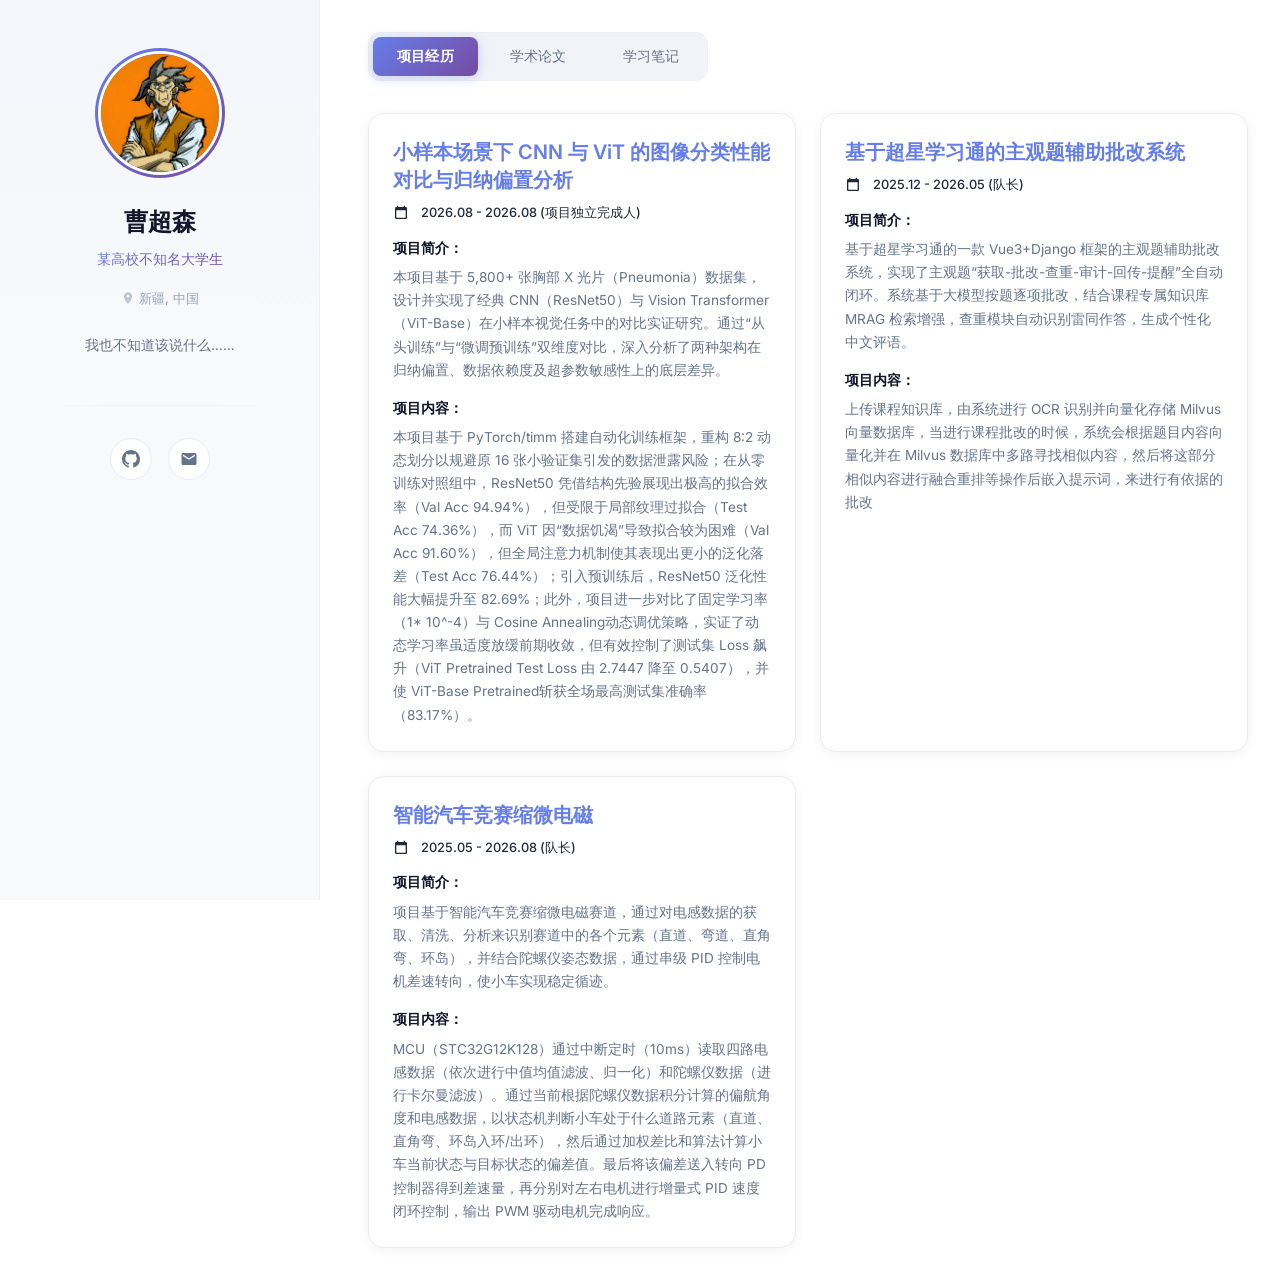
<file: index.html>
<!DOCTYPE html>
<html lang="zh-CN">

<head>
  <meta charset="UTF-8" />
  <meta name="viewport" content="width=device-width, initial-scale=1.0" />
  <title>CCS — 个人主页</title>
  <meta name="description" content="曹超森的个人学术主页，展示项目经历、学术论文和学习笔记。" />
  <link rel="preconnect" href="https://fonts.googleapis.com" />
  <link rel="preconnect" href="https://fonts.gstatic.com" crossorigin />
  <link href="https://fonts.googleapis.com/css2?family=Inter:wght@400;500;600;700&display=swap" rel="stylesheet" />
  <link rel="stylesheet" href="style.css?v=2" />
</head>

<body>

  <!-- Mobile menu toggle -->
  <button class="mobile-toggle" id="mobileToggle" aria-label="打开菜单">
    <svg viewBox="0 0 24 24">
      <path d="M3 6h18v2H3V6zm0 5h18v2H3v-2zm0 5h18v2H3v-2z" />
    </svg>
  </button>
  <div class="sidebar-overlay" id="sidebarOverlay"></div>

  <div class="layout">
    <!-- ===== Sidebar ===== -->
    <aside class="sidebar" id="sidebar">
      <div class="avatar-wrapper">
        <div class="avatar-ring">
          <div class="avatar-placeholder" id="avatarPlaceholder"></div>
        </div>
      </div>

      <div class="profile-info">
        <h1 class="profile-name" id="profileName">加载中...</h1>
        <p class="profile-title" id="profileTitle"></p>
        <p class="profile-location" id="profileLocation">
          <svg viewBox="0 0 24 24">
            <path
              d="M12 2C8.13 2 5 5.13 5 9c0 5.25 7 13 7 13s7-7.75 7-13c0-3.87-3.13-7-7-7zm0 9.5c-1.38 0-2.5-1.12-2.5-2.5s1.12-2.5 2.5-2.5 2.5 1.12 2.5 2.5-1.12 2.5-2.5 2.5z"
              fill="currentColor" />
          </svg>
          <span></span>
        </p>
      </div>

      <p class="profile-bio" id="profileBio"></p>

      <div class="divider"></div>

      <div class="social-links" id="socialLinks"></div>
    </aside>

    <!-- ===== Main Content ===== -->
    <main class="content">
      <nav class="tab-nav" id="tabNav">
        <button class="tab-btn active" data-tab="projects">项目经历</button>
        <button class="tab-btn" data-tab="papers">学术论文</button>
        <button class="tab-btn" data-tab="notes">学习笔记</button>
      </nav>

      <div class="card-grid" id="cardGrid">
        <div class="loading-state">
          <div class="loading-spinner"></div>
          <p>加载中...</p>
        </div>
      </div>
    </main>
  </div>

  <script src="app.js?v=2"></script>
</body>

</html>
</file>
<file: style.css>
/* ===== CSS Custom Properties ===== */
:root {
  --bg-primary: #ffffff;
  --bg-secondary: #f8f9fb;
  --bg-sidebar: rgba(248, 249, 251, 0.95);
  --bg-card: #ffffff;
  --bg-card-hover: #ffffff;
  --bg-tab: #f1f3f8;
  --bg-code: #f5f6fa;
  --bg-tag: rgba(102, 126, 234, 0.08);

  --border-subtle: #edf0f5;
  --border-card: #e8ecf2;
  --border-accent: rgba(102, 126, 234, 0.35);

  --text-primary: #1e293b;
  --text-secondary: #64748b;
  --text-muted: #94a3b8;
  --text-heading: #0f172a;

  --accent-start: #667eea;
  --accent-end: #764ba2;
  --accent-text: #5b6abf;
  --accent-glow: rgba(102, 126, 234, 0.08);

  --tag-bg: rgba(102, 126, 234, 0.08);
  --tag-text: #5b6abf;

  --sidebar-width: 320px;
  --content-max-width: 900px;
  --gap-lg: 32px;
  --gap-md: 24px;
  --gap-sm: 16px;
  --gap-xs: 8px;
  --radius-lg: 16px;
  --radius-md: 12px;
  --radius-sm: 8px;
  --radius-xs: 4px;

  --transition-fast: 0.2s ease;
  --transition-normal: 0.3s ease;
  --transition-slow: 0.5s ease;

  --shadow-card: 0 2px 12px rgba(0, 0, 0, 0.06);
  --shadow-card-hover: 0 8px 24px rgba(0, 0, 0, 0.1);
  --shadow-glow: 0 0 0 3px rgba(102, 126, 234, 0.1);
}

/* ===== Reset & Base ===== */
*,
*::before,
*::after {
  margin: 0;
  padding: 0;
  box-sizing: border-box;
}

html {
  font-size: 16px;
  scroll-behavior: smooth;
}

body {
  font-family: 'Inter', -apple-system, BlinkMacSystemFont, 'Segoe UI', sans-serif;
  background-color: var(--bg-primary);
  color: var(--text-primary);
  line-height: 1.7;
  min-height: 100vh;
  overflow-x: hidden;
}

/* Ambient background — clean white */
body::before {
  content: '';
  position: fixed;
  inset: 0;
  background: #ffffff;
  pointer-events: none;
  z-index: 0;
}

a {
  color: var(--accent-text);
  text-decoration: none;
  transition: color var(--transition-fast);
}

a:hover {
  color: var(--accent-start);
}

img {
  max-width: 100%;
  height: auto;
}

/* ===== Custom Scrollbar ===== */
::-webkit-scrollbar {
  width: 6px;
}

::-webkit-scrollbar-track {
  background: transparent;
}

::-webkit-scrollbar-thumb {
  background: rgba(0, 0, 0, 0.12);
  border-radius: 3px;
}

::-webkit-scrollbar-thumb:hover {
  background: rgba(0, 0, 0, 0.2);
}

/* ===== Main Layout ===== */
.layout {
  display: flex;
  min-height: 100vh;
  position: relative;
  z-index: 1;
}

/* ===== Sidebar ===== */
.sidebar {
  width: var(--sidebar-width);
  min-height: 100vh;
  position: fixed;
  top: 0;
  left: 0;
  background: var(--bg-sidebar);
  backdrop-filter: blur(20px);
  -webkit-backdrop-filter: blur(20px);
  border-right: 1px solid var(--border-subtle);
  display: flex;
  flex-direction: column;
  align-items: center;
  padding: 48px 28px 32px;
  z-index: 10;
  overflow-y: auto;
}

.sidebar::before {
  content: '';
  position: absolute;
  inset: 0;
  background: linear-gradient(180deg, rgba(102, 126, 234, 0.03) 0%, transparent 40%);
  pointer-events: none;
}

/* ===== Avatar ===== */
.avatar-wrapper {
  position: relative;
  margin-bottom: var(--gap-md);
}

.avatar-ring {
  width: 130px;
  height: 130px;
  border-radius: 50%;
  padding: 3px;
  background: linear-gradient(135deg, var(--accent-start), var(--accent-end));
  animation: ringPulse 3s ease-in-out infinite;
}

.avatar-ring img {
  width: 100%;
  height: 100%;
  border-radius: 50%;
  object-fit: cover;
  border: 3px solid var(--bg-primary);
}

.avatar-placeholder {
  width: 100%;
  height: 100%;
  border-radius: 50%;
  background: linear-gradient(135deg, var(--accent-start), var(--accent-end));
  border: 3px solid var(--bg-primary);
  display: flex;
  align-items: center;
  justify-content: center;
  font-size: 2.8rem;
  font-weight: 700;
  color: #ffffff;
  letter-spacing: -1px;
}

@keyframes ringPulse {

  0%,
  100% {
    box-shadow: 0 0 0 0 rgba(102, 126, 234, 0.3);
  }

  50% {
    box-shadow: 0 0 20px 4px rgba(102, 126, 234, 0.15);
  }
}

/* ===== Profile Info ===== */
.profile-info {
  text-align: center;
  position: relative;
  z-index: 1;
}

.profile-name {
  font-size: 1.5rem;
  font-weight: 700;
  color: var(--text-heading);
  margin-bottom: 4px;
}

.profile-title {
  font-size: 0.9rem;
  font-weight: 500;
  background: linear-gradient(135deg, var(--accent-start), var(--accent-end));
  -webkit-background-clip: text;
  -webkit-text-fill-color: transparent;
  background-clip: text;
  margin-bottom: var(--gap-sm);
}

.profile-location {
  font-size: 0.82rem;
  color: var(--text-muted);
  display: flex;
  align-items: center;
  justify-content: center;
  gap: 4px;
  margin-bottom: var(--gap-md);
}

.profile-location svg {
  width: 14px;
  height: 14px;
  opacity: 0.6;
}

.profile-bio {
  font-size: 0.85rem;
  color: var(--text-secondary);
  line-height: 1.7;
  margin-bottom: var(--gap-lg);
  text-align: left;
  padding: 0 4px;
}

/* ===== Divider ===== */
.divider {
  width: 100%;
  height: 1px;
  background: linear-gradient(90deg, transparent, var(--border-subtle), transparent);
  margin: var(--gap-sm) 0;
}

/* ===== Social Links ===== */
.social-links {
  display: flex;
  gap: var(--gap-sm);
  margin-top: var(--gap-sm);
  position: relative;
  z-index: 1;
}

.social-link {
  width: 42px;
  height: 42px;
  border-radius: 50%;
  background: var(--bg-card);
  border: 1px solid var(--border-card);
  display: flex;
  align-items: center;
  justify-content: center;
  transition: all var(--transition-normal);
  cursor: pointer;
}

.social-link svg {
  width: 18px;
  height: 18px;
  fill: var(--text-secondary);
  transition: fill var(--transition-fast);
}

.social-link:hover {
  background: var(--accent-glow);
  border-color: var(--border-accent);
  transform: translateY(-2px);
  box-shadow: var(--shadow-glow);
}

.social-link:hover svg {
  fill: var(--accent-text);
}

/* ===== Content Area ===== */
.content {
  flex: 1;
  margin-left: var(--sidebar-width);
  padding: var(--gap-lg) var(--gap-lg) var(--gap-lg) 48px;
  min-height: 100vh;
}

/* ===== Tab Navigation ===== */
.tab-nav {
  display: flex;
  gap: var(--gap-xs);
  margin-bottom: var(--gap-lg);
  padding: 4px;
  background: var(--bg-tab);
  border-radius: var(--radius-md);
  border: 1px solid var(--border-subtle);
  width: fit-content;
}

.tab-btn {
  padding: 10px 24px;
  border-radius: var(--radius-sm);
  border: none;
  background: transparent;
  color: var(--text-secondary);
  font-family: inherit;
  font-size: 0.9rem;
  font-weight: 500;
  cursor: pointer;
  transition: all var(--transition-normal);
  position: relative;
  letter-spacing: 0.2px;
}

.tab-btn:hover {
  color: var(--text-primary);
  background: rgba(0, 0, 0, 0.03);
}

.tab-btn.active {
  background: linear-gradient(135deg, var(--accent-start), var(--accent-end));
  color: #fff;
  font-weight: 600;
  box-shadow: 0 2px 12px rgba(102, 126, 234, 0.3);
}

/* ===== Card Grid ===== */
.card-grid {
  display: grid;
  grid-template-columns: repeat(auto-fill, minmax(340px, 1fr));
  gap: var(--gap-md);
}

/* ===== Card ===== */
.card {
  background: var(--bg-card);
  border: 1px solid var(--border-card);
  border-radius: var(--radius-lg);
  padding: var(--gap-md);
  cursor: pointer;
  transition: all var(--transition-normal);
  position: relative;
  overflow: hidden;
  opacity: 0;
  transform: translateY(16px);
  animation: fadeInUp 0.6s ease forwards;
  box-shadow: var(--shadow-card);
}

.card::before {
  content: '';
  position: absolute;
  inset: 0;
  background: linear-gradient(135deg, rgba(102, 126, 234, 0.04) 0%, transparent 60%);
  opacity: 0;
  transition: opacity var(--transition-normal);
}

.card:hover {
  background: var(--bg-card-hover);
  border-color: var(--border-accent);
  transform: translateY(-4px);
  box-shadow: var(--shadow-card-hover), var(--shadow-glow);
}

.card:hover::before {
  opacity: 1;
}

.card.no-hover {
  cursor: default;
}

.card.no-hover:hover {
  transform: translateY(0);
  box-shadow: var(--shadow-card);
  border-color: var(--border-card);
}

.card.no-hover:hover::before {
  opacity: 0;
}

.card-title {
  font-size: 1.1rem;
  font-weight: 600;
  color: var(--text-heading);
  margin-bottom: var(--gap-xs);
  position: relative;
  z-index: 1;
  line-height: 1.4;
}

.card-meta {
  font-size: 0.8rem;
  color: var(--text-muted);
  margin-bottom: var(--gap-sm);
  display: flex;
  align-items: center;
  gap: var(--gap-xs);
  flex-wrap: wrap;
  position: relative;
  z-index: 1;
}

.card-meta .separator {
  width: 3px;
  height: 3px;
  background: var(--text-muted);
  border-radius: 50%;
}

.card-tags {
  display: flex;
  flex-wrap: wrap;
  gap: 6px;
  margin-bottom: var(--gap-sm);
  position: relative;
  z-index: 1;
}

.tag {
  padding: 3px 10px;
  border-radius: 20px;
  background: var(--tag-bg);
  color: var(--tag-text);
  font-size: 0.72rem;
  font-weight: 500;
  letter-spacing: 0.3px;
}

.card-summary {
  font-size: 0.85rem;
  color: var(--text-secondary);
  line-height: 1.7;
  position: relative;
  z-index: 1;
  display: -webkit-box;
  -webkit-line-clamp: 3;
  -webkit-box-orient: vertical;
  overflow: hidden;
}

/* Card stagger animation */
.card:nth-child(1) {
  animation-delay: 0.05s;
}

.card:nth-child(2) {
  animation-delay: 0.1s;
}

.card:nth-child(3) {
  animation-delay: 0.15s;
}

.card:nth-child(4) {
  animation-delay: 0.2s;
}

.card:nth-child(5) {
  animation-delay: 0.25s;
}

.card:nth-child(6) {
  animation-delay: 0.3s;
}

/* ===== Loading & Empty State ===== */
.loading-state,
.empty-state {
  text-align: center;
  padding: 80px var(--gap-md);
  color: var(--text-muted);
  font-size: 0.95rem;
}

.loading-spinner {
  width: 32px;
  height: 32px;
  border: 3px solid var(--border-subtle);
  border-top-color: var(--accent-start);
  border-radius: 50%;
  animation: spin 0.8s linear infinite;
  margin: 0 auto var(--gap-sm);
}

@keyframes spin {
  to {
    transform: rotate(360deg);
  }
}

/* ===== Animations ===== */
@keyframes fadeInUp {
  from {
    opacity: 0;
    transform: translateY(16px);
  }

  to {
    opacity: 1;
    transform: translateY(0);
  }
}

@keyframes fadeIn {
  from {
    opacity: 0;
  }

  to {
    opacity: 1;
  }
}

/* ====================================================
   DETAIL PAGE STYLES
   ==================================================== */

.detail-page {
  max-width: var(--content-max-width);
  margin: 0 auto;
  padding: var(--gap-lg);
  animation: fadeIn var(--transition-slow) ease;
  position: relative;
  z-index: 1;
}

/* Back button */
.back-btn {
  display: inline-flex;
  align-items: center;
  gap: var(--gap-xs);
  padding: 8px 18px;
  border-radius: var(--radius-sm);
  background: var(--bg-card);
  border: 1px solid var(--border-card);
  color: var(--text-secondary);
  font-size: 0.85rem;
  font-family: inherit;
  cursor: pointer;
  transition: all var(--transition-normal);
  margin-bottom: var(--gap-lg);
  text-decoration: none;
}

.back-btn svg {
  width: 16px;
  height: 16px;
  fill: currentColor;
}

.back-btn:hover {
  background: var(--accent-glow);
  border-color: var(--border-accent);
  color: var(--accent-text);
}

/* Detail Header */
.detail-header {
  margin-bottom: 48px;
  padding-bottom: var(--gap-lg);
  border-bottom: 1px solid var(--border-subtle);
}

.detail-title {
  font-size: 2rem;
  font-weight: 700;
  color: var(--text-heading);
  line-height: 1.3;
  margin-bottom: var(--gap-sm);
}

.detail-meta {
  display: flex;
  flex-wrap: wrap;
  align-items: center;
  gap: var(--gap-sm);
  margin-bottom: var(--gap-sm);
  font-size: 0.85rem;
  color: var(--text-muted);
}

.detail-meta-item {
  display: flex;
  align-items: center;
  gap: 4px;
}

.detail-meta-item svg {
  width: 14px;
  height: 14px;
  opacity: 0.6;
}

.detail-authors {
  font-size: 0.9rem;
  color: var(--text-secondary);
  margin-bottom: var(--gap-sm);
}

.detail-authors strong {
  color: var(--accent-text);
}

.detail-tags {
  display: flex;
  flex-wrap: wrap;
  gap: 6px;
}

/* Detail Sections */
.detail-content {
  display: flex;
  flex-direction: column;
  gap: 40px;
}

/* ===== Markdown Content Typography ===== */
.detail-content {
  animation: fadeInUp var(--transition-slow) ease both;
  animation-delay: 0.1s;
}

.detail-content h2 {
  font-size: 1.3rem;
  font-weight: 600;
  color: var(--text-heading);
  margin-top: var(--gap-lg);
  margin-bottom: var(--gap-sm);
  padding-left: 14px;
  border-left: 3px solid var(--accent-start);
}

.detail-content h3 {
  font-size: 1.1rem;
  font-weight: 600;
  color: var(--text-heading);
  margin-top: var(--gap-md);
  margin-bottom: var(--gap-xs);
}

.detail-content p {
  font-size: 0.95rem;
  color: var(--text-secondary);
  line-height: 1.85;
  margin-bottom: var(--gap-sm);
}

.detail-content strong {
  color: var(--text-primary);
  font-weight: 600;
}

.detail-content em {
  color: var(--accent-text);
  font-style: italic;
}

.detail-content code:not(pre code) {
  background: var(--bg-code);
  padding: 2px 7px;
  border-radius: var(--radius-xs);
  font-size: 0.88em;
  font-family: 'JetBrains Mono', 'Fira Code', monospace;
  color: var(--accent-text);
}

.detail-content ul, .detail-content ol {
  padding-left: 24px;
  margin-bottom: var(--gap-md);
}

.detail-content li {
  margin-bottom: 8px;
  font-size: 0.95rem;
  color: var(--text-secondary);
  line-height: 1.6;
}

.detail-content li::marker {
  color: var(--accent-start);
}

.detail-content pre {
  margin-bottom: var(--gap-md);
  border-radius: var(--radius-md);
  overflow: hidden;
  border: 1px solid var(--border-subtle);
  background: var(--bg-code) !important;
  padding: var(--gap-sm);
}

.detail-content pre code {
  font-family: 'JetBrains Mono', 'Fira Code', 'Cascadia Code', monospace;
  font-size: 0.85rem;
  line-height: 1.6;
  background: transparent !important;
  padding: 0;
}

.detail-content img {
  max-width: 100%;
  border-radius: var(--radius-md);
  border: 1px solid var(--border-subtle);
  margin: var(--gap-sm) 0;
}

.detail-content a {
  color: var(--accent-start);
  text-decoration: none;
  border-bottom: 1px dashed var(--accent-start);
  transition: all var(--transition-fast);
}

.detail-content a:hover {
  color: var(--accent-end);
  border-bottom-style: solid;
}

/* Formula center */
.detail-content .katex-display {
  padding: var(--gap-md);
  background: var(--bg-secondary);
  border-radius: var(--radius-md);
  border: 1px solid var(--border-subtle);
  overflow-x: auto;
  margin-bottom: var(--gap-md);
}

/* ===== Mobile Menu Toggle ===== */
.mobile-toggle {
  display: none;
  position: fixed;
  top: 16px;
  left: 16px;
  z-index: 100;
  width: 44px;
  height: 44px;
  border-radius: 50%;
  background: var(--bg-sidebar);
  backdrop-filter: blur(20px);
  border: 1px solid var(--border-card);
  cursor: pointer;
  align-items: center;
  justify-content: center;
}

.mobile-toggle svg {
  width: 20px;
  height: 20px;
  fill: var(--text-primary);
}

.sidebar-overlay {
  display: none;
  position: fixed;
  inset: 0;
  background: rgba(0, 0, 0, 0.5);
  z-index: 9;
}

/* ===== Responsive ===== */
@media (max-width: 1024px) {
  .card-grid {
    grid-template-columns: 1fr;
  }
}

@media (max-width: 768px) {
  .mobile-toggle {
    display: flex;
  }

  .sidebar {
    transform: translateX(-100%);
    transition: transform var(--transition-normal);
    z-index: 20;
  }

  .sidebar.open {
    transform: translateX(0);
  }

  .sidebar-overlay.open {
    display: block;
  }

  .content {
    margin-left: 0;
    padding: 72px var(--gap-sm) var(--gap-lg);
  }

  .tab-nav {
    width: 100%;
    overflow-x: auto;
    -webkit-overflow-scrolling: touch;
  }

  .tab-btn {
    white-space: nowrap;
    padding: 8px 18px;
    font-size: 0.85rem;
  }

  .card-grid {
    grid-template-columns: 1fr;
    gap: var(--gap-sm);
  }

  .detail-page {
    padding: var(--gap-sm);
  }

  .detail-title {
    font-size: 1.5rem;
  }

  .section-heading {
    font-size: 1.15rem;
  }
}
</file>
